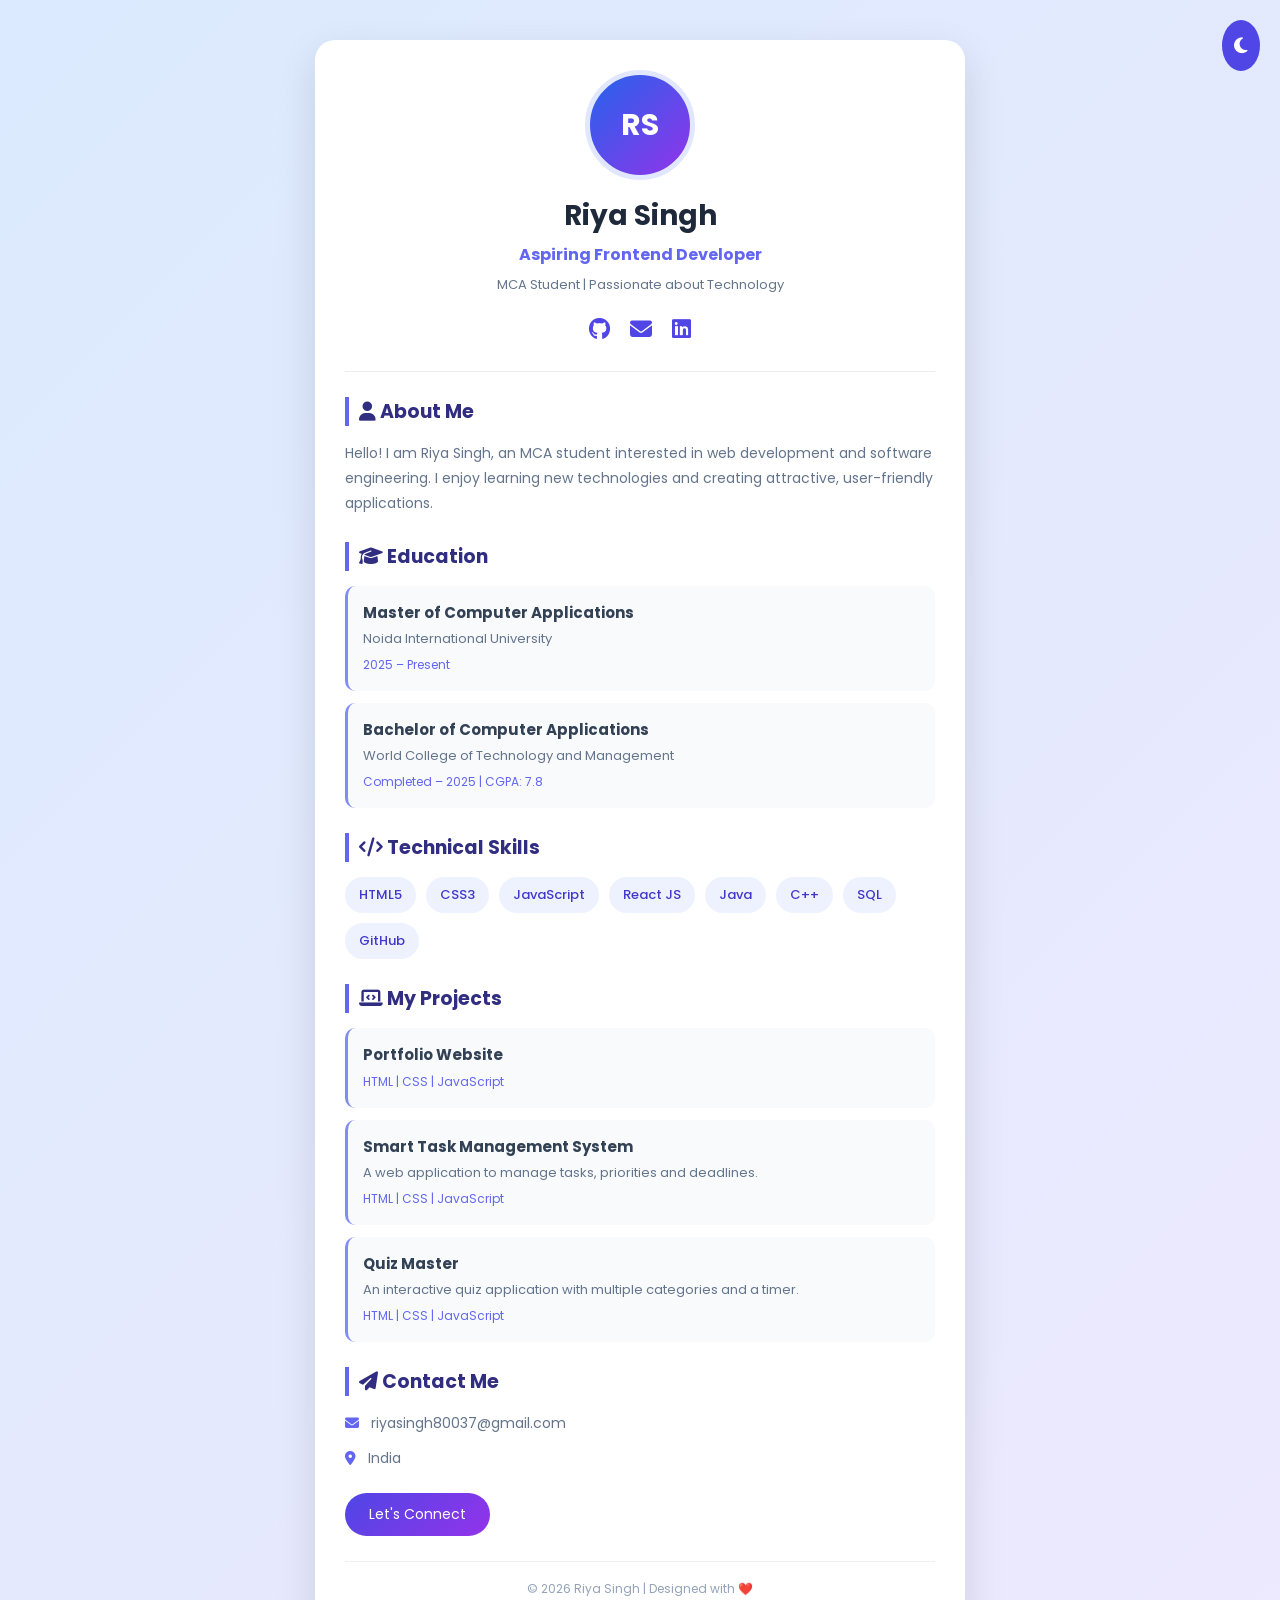
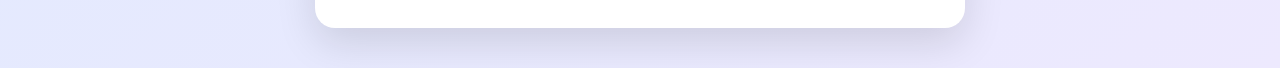
<file: index.html>
<!DOCTYPE html>
<html lang="en">
<head>
    <meta charset="UTF-8">
    <meta name="viewport" content="width=device-width, initial-scale=1.0">
    <title>Riya Singh | Portfolio</title>
    <link rel="stylesheet" href="index.css">
    <link rel="preconnect" href="https://fonts.googleapis.com">
    <link href="https://fonts.googleapis.com/css2?family=Poppins:wght@300;400;500;600;700&display=swap" rel="stylesheet">
    <link rel="stylesheet" href="https://cdnjs.cloudflare.com/ajax/libs/font-awesome/6.5.0/css/all.min.css">
</head>
<body>

    <button class="theme-btn" id="themeBtn">
        <i class="fas fa-moon"></i>
    </button>

    <main class="portfolio-card">

        <div class="profile-section">
            <div class="profile-img">
                <span>RS</span>
            </div>

            <h1>Riya Singh</h1>
            <h3>Aspiring Frontend Developer</h3>

            <p class="tagline">
                MCA Student | Passionate about Technology
            </p>

            <div class="social-links">
                <a href="https://github.com/Riya-30Singh"
                   target="_blank" aria-label="GitHub">
                    <i class="fab fa-github"></i>
                </a>

                <a href="mailto:riyasingh80037@gmail.com"
                   target="_blank"
                   aria-label="Email">
                    <i class="fas fa-envelope"></i>
                </a>

                <a href="https://www.linkedin.com/in/riya-singh-7434b1298"
                   target="_blank" aria-label="LinkedIn">
                    <i class="fab fa-linkedin"></i>
                </a>
            </div>
        </div>

        <section class="section">
            <h2><i class="fas fa-user"></i> About Me</h2>
            <p>
                Hello! I am Riya Singh, an MCA student interested
                in web development and software engineering.
                I enjoy learning new technologies and creating
                attractive, user-friendly applications.
            </p>
        </section>

        <section class="section">
            <h2><i class="fas fa-graduation-cap"></i> Education</h2>

            <div class="info-box">
                <h3>Master of Computer Applications</h3>
                <p>Noida International University</p>
                <span>2025 – Present</span>
            </div>

            <div class="info-box">
                <h3>Bachelor of Computer Applications</h3>
                <p>World College of Technology and Management</p>
                <span>Completed – 2025 | CGPA: 7.8</span>
            </div>
        </section>

        <section class="section">
            <h2><i class="fas fa-code"></i> Technical Skills</h2>

            <div class="skills">
                <span>HTML5</span>
                <span>CSS3</span>
                <span>JavaScript</span>
                <span>React JS</span>
                <span>Java</span>
                <span>C++</span>
                <span>SQL</span>
                <span>GitHub</span>
            </div>
        </section>

        <section class="section">
            <h2><i class="fas fa-laptop-code"></i> My Projects</h2>

            <div class="project">
                <h3>Portfolio Website</h3>
                <span>HTML | CSS | JavaScript</span>
        
            </div>

            <div class="project">
                <h3>Smart Task Management System</h3>
                <p>A web application to manage tasks, priorities and deadlines.</p>
                <span>HTML | CSS | JavaScript</span>
            </div>

            <div class="project">
                <h3>Quiz Master</h3>
                <p>An interactive quiz application with multiple categories and a timer.</p>
                <span>HTML | CSS | JavaScript</span>
            </div>
        </section>

        <section class="section contact">
            <h2><i class="fas fa-paper-plane"></i> Contact Me</h2>

            <p>
                <i class="fas fa-envelope"></i>
                riyasingh80037@gmail.com
            </p>

            <p>
                <i class="fas fa-map-marker-alt"></i>
                India
            </p>

            <a href="mailto:riyasingh80037@gmail.com" class="contact-btn">
                Let's Connect
            </a>
        </section>

        <footer>
            <p>© 2026 Riya Singh | Designed with ❤️</p>
        </footer>

    </main>

    <script src="index.js"></script>
</body>
</html>
</file>
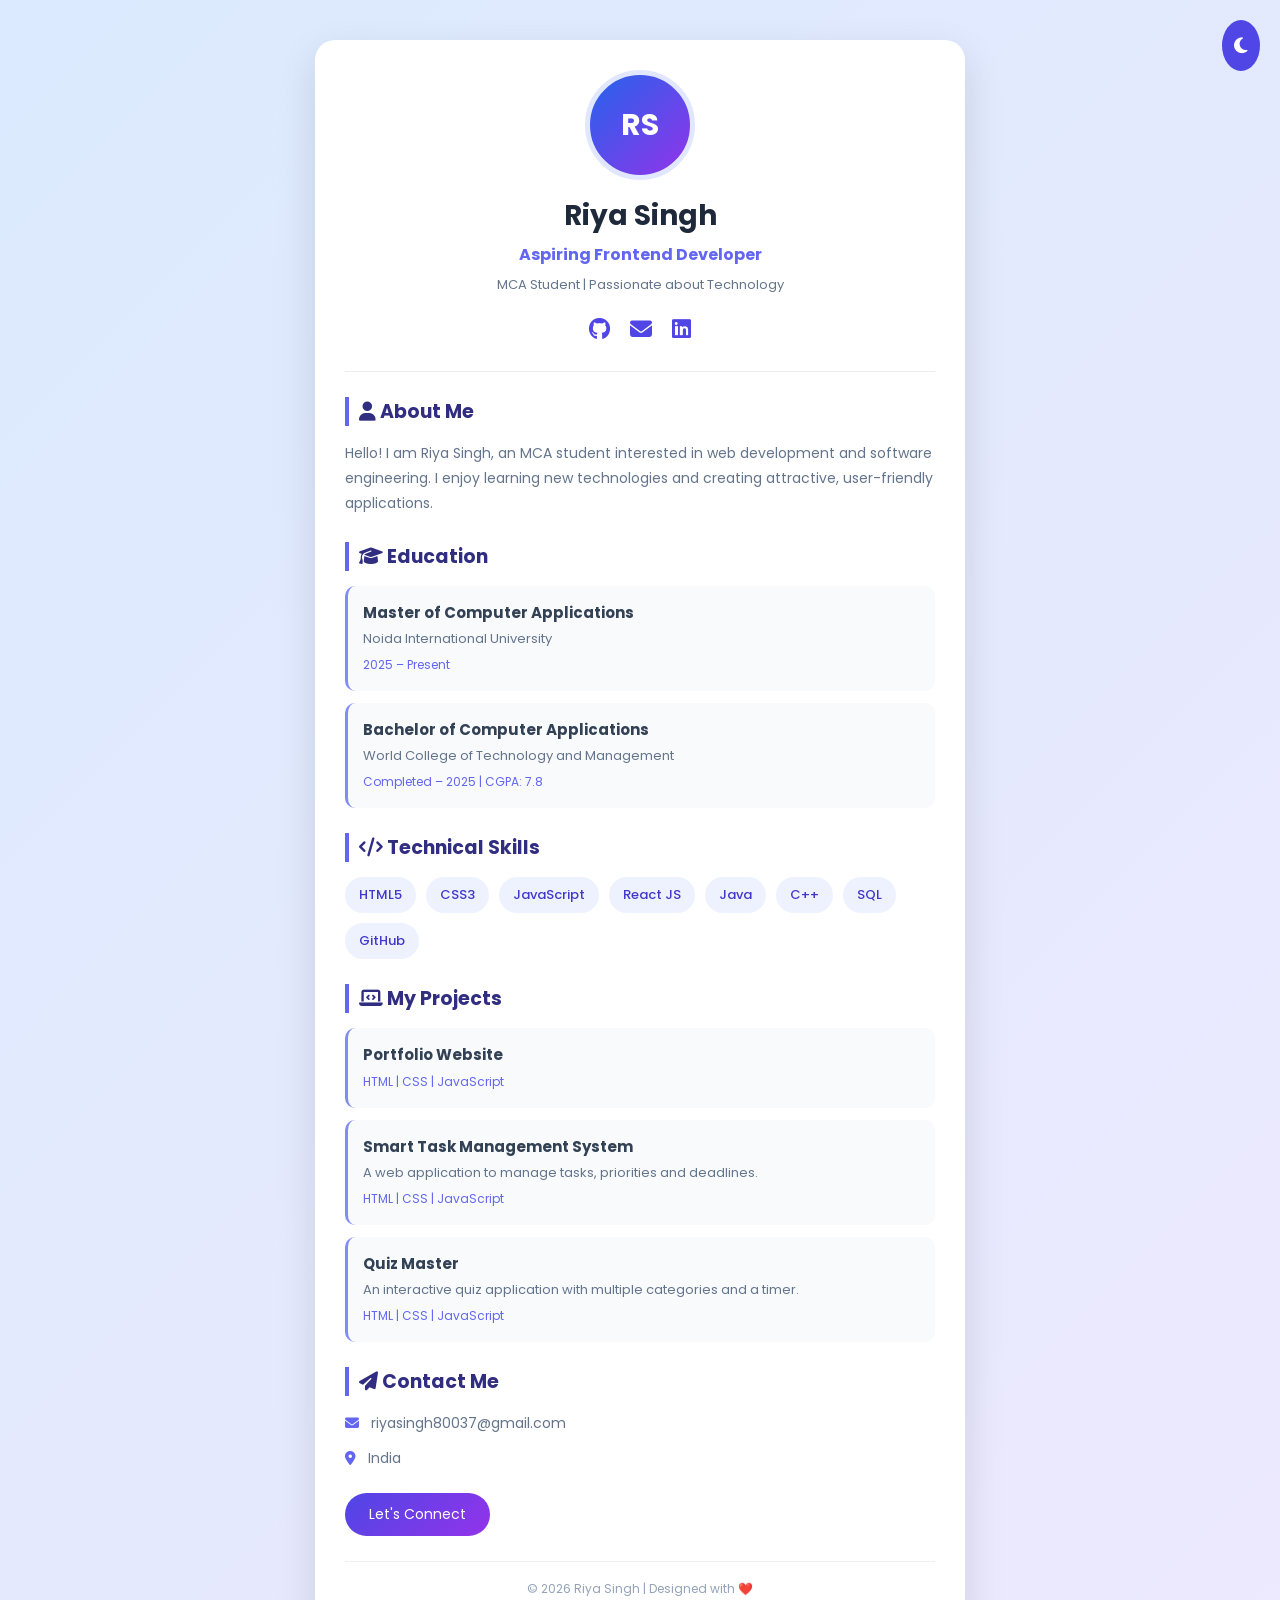
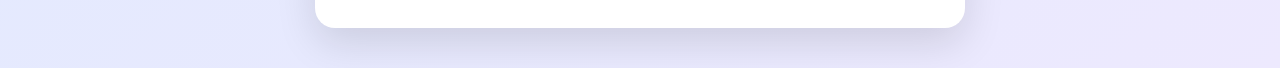
<file: o1Index/index.html>
<!DOCTYPE html>
<html lang="en">
<head>
    <meta charset="UTF-8">
    <meta name="viewport" content="width=device-width, initial-scale=1.0">
    <title>Riya Singh | Portfolio</title>
    <link rel="stylesheet" href="index.css">
    <link rel="preconnect" href="https://fonts.googleapis.com">
    <link href="https://fonts.googleapis.com/css2?family=Poppins:wght@300;400;500;600;700&display=swap" rel="stylesheet">
    <link rel="stylesheet" href="https://cdnjs.cloudflare.com/ajax/libs/font-awesome/6.5.0/css/all.min.css">
</head>
<body>

    <button class="theme-btn" id="themeBtn">
        <i class="fas fa-moon"></i>
    </button>

    <main class="portfolio-card">

        <div class="profile-section">
            <div class="profile-img">
                <span>RS</span>
            </div>

            <h1>Riya Singh</h1>
            <h3>Aspiring Frontend Developer</h3>

            <p class="tagline">
                MCA Student | Passionate about Technology
            </p>

            <div class="social-links">
                <a href="https://github.com/Riya-30Singh"
                   target="_blank" aria-label="GitHub">
                    <i class="fab fa-github"></i>
                </a>

                <a href="mailto:riyasingh80037@gmail.com"
                   target="_blank"
                   aria-label="Email">
                    <i class="fas fa-envelope"></i>
                </a>

                <a href="https://www.linkedin.com/in/riya-singh-7434b1298"
                   target="_blank" aria-label="LinkedIn">
                    <i class="fab fa-linkedin"></i>
                </a>
            </div>
        </div>

        <section class="section">
            <h2><i class="fas fa-user"></i> About Me</h2>
            <p>
                Hello! I am Riya Singh, an MCA student interested
                in web development and software engineering.
                I enjoy learning new technologies and creating
                attractive, user-friendly applications.
            </p>
        </section>

        <section class="section">
            <h2><i class="fas fa-graduation-cap"></i> Education</h2>

            <div class="info-box">
                <h3>Master of Computer Applications</h3>
                <p>Noida International University</p>
                <span>2025 – Present</span>
            </div>

            <div class="info-box">
                <h3>Bachelor of Computer Applications</h3>
                <p>World College of Technology and Management</p>
                <span>Completed – 2025 | CGPA: 7.8</span>
            </div>
        </section>

        <section class="section">
            <h2><i class="fas fa-code"></i> Technical Skills</h2>

            <div class="skills">
                <span>HTML5</span>
                <span>CSS3</span>
                <span>JavaScript</span>
                <span>React JS</span>
                <span>Java</span>
                <span>C++</span>
                <span>SQL</span>
                <span>GitHub</span>
            </div>
        </section>

        <section class="section">
            <h2><i class="fas fa-laptop-code"></i> My Projects</h2>

            <div class="project">
                <h3>Portfolio Website</h3>
                <span>HTML | CSS | JavaScript</span>
        
            </div>

            <div class="project">
                <h3>Smart Task Management System</h3>
                <p>A web application to manage tasks, priorities and deadlines.</p>
                <span>HTML | CSS | JavaScript</span>
            </div>

            <div class="project">
                <h3>Quiz Master</h3>
                <p>An interactive quiz application with multiple categories and a timer.</p>
                <span>HTML | CSS | JavaScript</span>
            </div>
        </section>

        <section class="section contact">
            <h2><i class="fas fa-paper-plane"></i> Contact Me</h2>

            <p>
                <i class="fas fa-envelope"></i>
                riyasingh80037@gmail.com
            </p>

            <p>
                <i class="fas fa-map-marker-alt"></i>
                India
            </p>

            <a href="mailto:riyasingh80037@gmail.com" class="contact-btn">
                Let's Connect
            </a>
        </section>

        <footer>
            <p>© 2026 Riya Singh | Designed with ❤️</p>
        </footer>

    </main>

    <script src="index.js"></script>
</body>
</html>
</file>
<file: index.css>
/* RESET */
* {
    margin: 0;
    padding: 0;
    box-sizing: border-box;
    font-family: 'Poppins', sans-serif;
}

/* BODY */
body {
    min-height: 100vh;
    background: linear-gradient(135deg, #dbeafe, #ede9fe);
    display: flex;
    justify-content: center;
    align-items: center;
    padding: 40px 15px;
    transition: 0.3s;
}

/* MAIN CARD */
.portfolio-card {
    width: 100%;
    max-width: 650px;
    background: white;
    border-radius: 20px;
    padding: 30px;
    box-shadow: 0 15px 40px rgba(0,0,0,0.12);
}

/* PROFILE */
.profile-section {
    text-align: center;
    padding-bottom: 25px;
    border-bottom: 1px solid #eee;
}

.profile-img {
    width: 110px;
    height: 110px;
    margin: auto;
    border-radius: 50%;
    background: linear-gradient(135deg, #2563eb, #9333ea);
    display: flex;
    justify-content: center;
    align-items: center;
    border: 5px solid #e0e7ff;
}

.profile-img span {
    font-size: 30px;
    font-weight: 700;
    color: white;
}

h1 {
    margin-top: 15px;
    font-size: 28px;
    color: #1e293b;
}

.profile-section h3 {
    color: #6366f1;
    font-size: 16px;
    margin-top: 5px;
}

.tagline {
    font-size: 13px;
    color: #64748b;
    margin-top: 8px;
}

/* SOCIAL LINKS */
.social-links {
    display: flex;
    justify-content: center;
    gap: 20px;
    margin-top: 18px;
}

.social-links a {
    font-size: 22px;
    color: #4f46e5;
    transition: 0.3s;
}

.social-links a:hover {
    transform: translateY(-4px);
    color: #9333ea;
}

/* SECTIONS */
.section {
    margin-top: 25px;
}

.section h2 {
    font-size: 19px;
    color: #312e81;
    margin-bottom: 15px;
    border-left: 4px solid #6366f1;
    padding-left: 10px;
}

.section > p {
    font-size: 14px;
    color: #64748b;
    line-height: 1.8;
}

/* EDUCATION AND PROJECTS */
.info-box, .project {
    background: #f8fafc;
    padding: 15px;
    margin-bottom: 12px;
    border-radius: 10px;
    border-left: 3px solid #818cf8;
}

.info-box h3, .project h3 {
    font-size: 15px;
    color: #334155;
}

.info-box p, .project p {
    font-size: 13px;
    color: #64748b;
    margin-top: 5px;
}

.info-box span, .project span {
    font-size: 12px;
    color: #6366f1;
    display: inline-block;
    margin-top: 7px;
}

/* SKILLS */
.skills {
    display: flex;
    flex-wrap: wrap;
    gap: 10px;
}

.skills span {
    padding: 8px 14px;
    border-radius: 20px;
    background: #eef2ff;
    color: #4338ca;
    font-size: 13px;
    font-weight: 500;
    transition: 0.3s;
}

.skills span:hover {
    background: #6366f1;
    color: white;
    transform: translateY(-3px);
}

/* CONTACT */
.contact p {
    margin-bottom: 10px;
    font-size: 14px;
    color: #64748b;
}

.contact p i {
    color: #6366f1;
    margin-right: 8px;
}

.contact-btn {
    display: inline-block;
    margin-top: 12px;
    padding: 11px 24px;
    background: linear-gradient(135deg, #4f46e5, #9333ea);
    color: white;
    text-decoration: none;
    border-radius: 25px;
    font-size: 14px;
    transition: 0.3s;
}

.contact-btn:hover {
    transform: scale(1.05);
}

/* FOOTER */
footer {
    text-align: center;
    border-top: 1px solid #eee;
    margin-top: 25px;
    padding-top: 18px;
    color: #94a3b8;
    font-size: 12px;
}

/* THEME BUTTON */
.theme-btn {
    position: fixed;
    top: 20px;
    right: 20px;
    border: none;
    background: #4f46e5;
    color: white;
    padding: 12px;
    border-radius: 50%;
    cursor: pointer;
    font-size: 18px;
    z-index: 10;
}

/* DARK MODE */
body.dark {
    background: #0f172a;
}

body.dark .portfolio-card {
    background: #1e293b;
}

body.dark h1,
body.dark .section h2,
body.dark .info-box h3,
body.dark .project h3 {
    color: #f8fafc;
}

body.dark .section > p,
body.dark .info-box p,
body.dark .project p,
body.dark .contact p {
    color: #cbd5e1;
}

body.dark .info-box,
body.dark .project {
    background: #334155;
}

body.dark .profile-section,
body.dark footer {
    border-color: #475569;
}

body.dark .skills span {
    background: #334155;
    color: #c4b5fd;
}

/* RESPONSIVE DESIGN */
@media (max-width: 600px) {
    body {
        padding: 70px 12px 20px;
    }

    .portfolio-card {
        padding: 20px;
    }

    h1 {
        font-size: 24px;
    }

    .section h2 {
        font-size: 17px;
    }

    .skills {
        gap: 8px;
    }

    .skills span {
        font-size: 12px;
        padding: 7px 11px;
    }
}
</file>
<file: o1Index/index.css>
/* RESET */
* {
    margin: 0;
    padding: 0;
    box-sizing: border-box;
    font-family: 'Poppins', sans-serif;
}

/* BODY */
body {
    min-height: 100vh;
    background: linear-gradient(135deg, #dbeafe, #ede9fe);
    display: flex;
    justify-content: center;
    align-items: center;
    padding: 40px 15px;
    transition: 0.3s;
}

/* MAIN CARD */
.portfolio-card {
    width: 100%;
    max-width: 650px;
    background: white;
    border-radius: 20px;
    padding: 30px;
    box-shadow: 0 15px 40px rgba(0,0,0,0.12);
}

/* PROFILE */
.profile-section {
    text-align: center;
    padding-bottom: 25px;
    border-bottom: 1px solid #eee;
}

.profile-img {
    width: 110px;
    height: 110px;
    margin: auto;
    border-radius: 50%;
    background: linear-gradient(135deg, #2563eb, #9333ea);
    display: flex;
    justify-content: center;
    align-items: center;
    border: 5px solid #e0e7ff;
}

.profile-img span {
    font-size: 30px;
    font-weight: 700;
    color: white;
}

h1 {
    margin-top: 15px;
    font-size: 28px;
    color: #1e293b;
}

.profile-section h3 {
    color: #6366f1;
    font-size: 16px;
    margin-top: 5px;
}

.tagline {
    font-size: 13px;
    color: #64748b;
    margin-top: 8px;
}

/* SOCIAL LINKS */
.social-links {
    display: flex;
    justify-content: center;
    gap: 20px;
    margin-top: 18px;
}

.social-links a {
    font-size: 22px;
    color: #4f46e5;
    transition: 0.3s;
}

.social-links a:hover {
    transform: translateY(-4px);
    color: #9333ea;
}

/* SECTIONS */
.section {
    margin-top: 25px;
}

.section h2 {
    font-size: 19px;
    color: #312e81;
    margin-bottom: 15px;
    border-left: 4px solid #6366f1;
    padding-left: 10px;
}

.section > p {
    font-size: 14px;
    color: #64748b;
    line-height: 1.8;
}

/* EDUCATION AND PROJECTS */
.info-box, .project {
    background: #f8fafc;
    padding: 15px;
    margin-bottom: 12px;
    border-radius: 10px;
    border-left: 3px solid #818cf8;
}

.info-box h3, .project h3 {
    font-size: 15px;
    color: #334155;
}

.info-box p, .project p {
    font-size: 13px;
    color: #64748b;
    margin-top: 5px;
}

.info-box span, .project span {
    font-size: 12px;
    color: #6366f1;
    display: inline-block;
    margin-top: 7px;
}

/* SKILLS */
.skills {
    display: flex;
    flex-wrap: wrap;
    gap: 10px;
}

.skills span {
    padding: 8px 14px;
    border-radius: 20px;
    background: #eef2ff;
    color: #4338ca;
    font-size: 13px;
    font-weight: 500;
    transition: 0.3s;
}

.skills span:hover {
    background: #6366f1;
    color: white;
    transform: translateY(-3px);
}

/* CONTACT */
.contact p {
    margin-bottom: 10px;
    font-size: 14px;
    color: #64748b;
}

.contact p i {
    color: #6366f1;
    margin-right: 8px;
}

.contact-btn {
    display: inline-block;
    margin-top: 12px;
    padding: 11px 24px;
    background: linear-gradient(135deg, #4f46e5, #9333ea);
    color: white;
    text-decoration: none;
    border-radius: 25px;
    font-size: 14px;
    transition: 0.3s;
}

.contact-btn:hover {
    transform: scale(1.05);
}

/* FOOTER */
footer {
    text-align: center;
    border-top: 1px solid #eee;
    margin-top: 25px;
    padding-top: 18px;
    color: #94a3b8;
    font-size: 12px;
}

/* THEME BUTTON */
.theme-btn {
    position: fixed;
    top: 20px;
    right: 20px;
    border: none;
    background: #4f46e5;
    color: white;
    padding: 12px;
    border-radius: 50%;
    cursor: pointer;
    font-size: 18px;
    z-index: 10;
}

/* DARK MODE */
body.dark {
    background: #0f172a;
}

body.dark .portfolio-card {
    background: #1e293b;
}

body.dark h1,
body.dark .section h2,
body.dark .info-box h3,
body.dark .project h3 {
    color: #f8fafc;
}

body.dark .section > p,
body.dark .info-box p,
body.dark .project p,
body.dark .contact p {
    color: #cbd5e1;
}

body.dark .info-box,
body.dark .project {
    background: #334155;
}

body.dark .profile-section,
body.dark footer {
    border-color: #475569;
}

body.dark .skills span {
    background: #334155;
    color: #c4b5fd;
}

/* RESPONSIVE DESIGN */
@media (max-width: 600px) {
    body {
        padding: 70px 12px 20px;
    }

    .portfolio-card {
        padding: 20px;
    }

    h1 {
        font-size: 24px;
    }

    .section h2 {
        font-size: 17px;
    }

    .skills {
        gap: 8px;
    }

    .skills span {
        font-size: 12px;
        padding: 7px 11px;
    }
}
</file>
